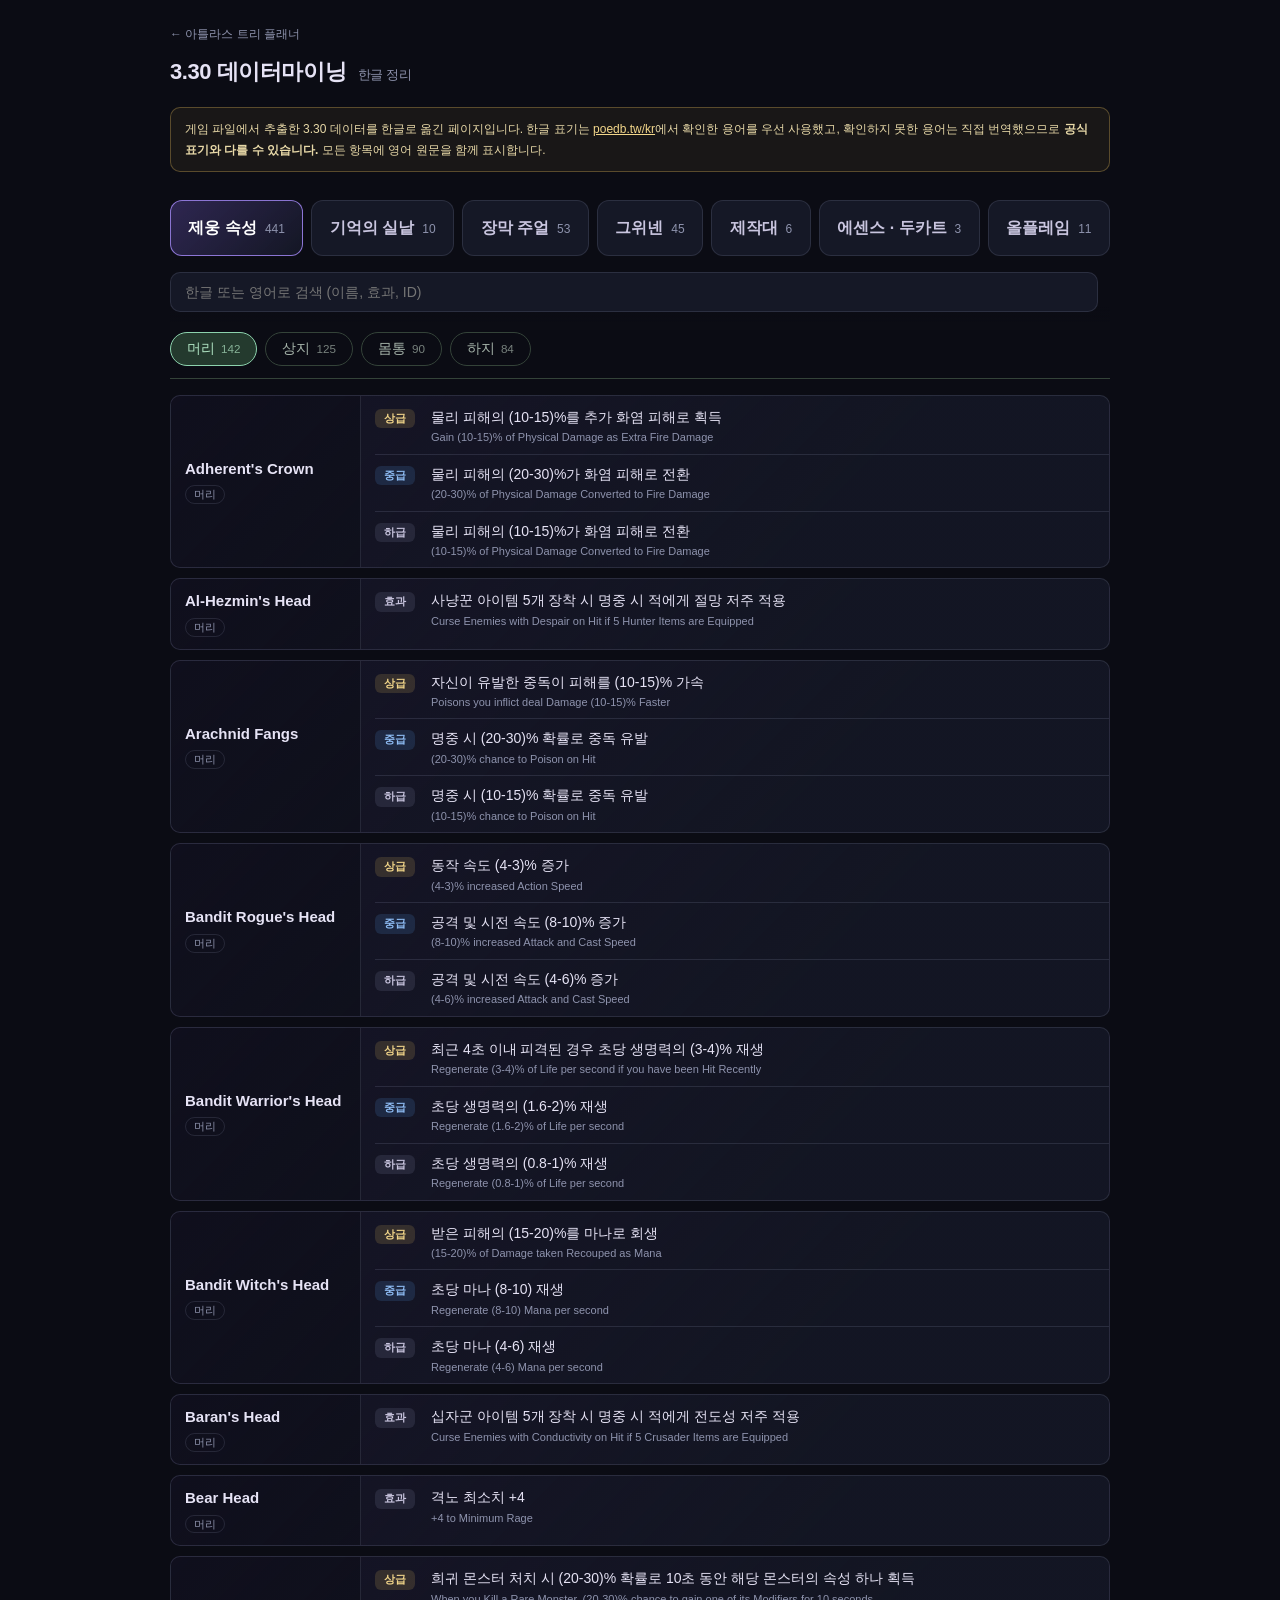
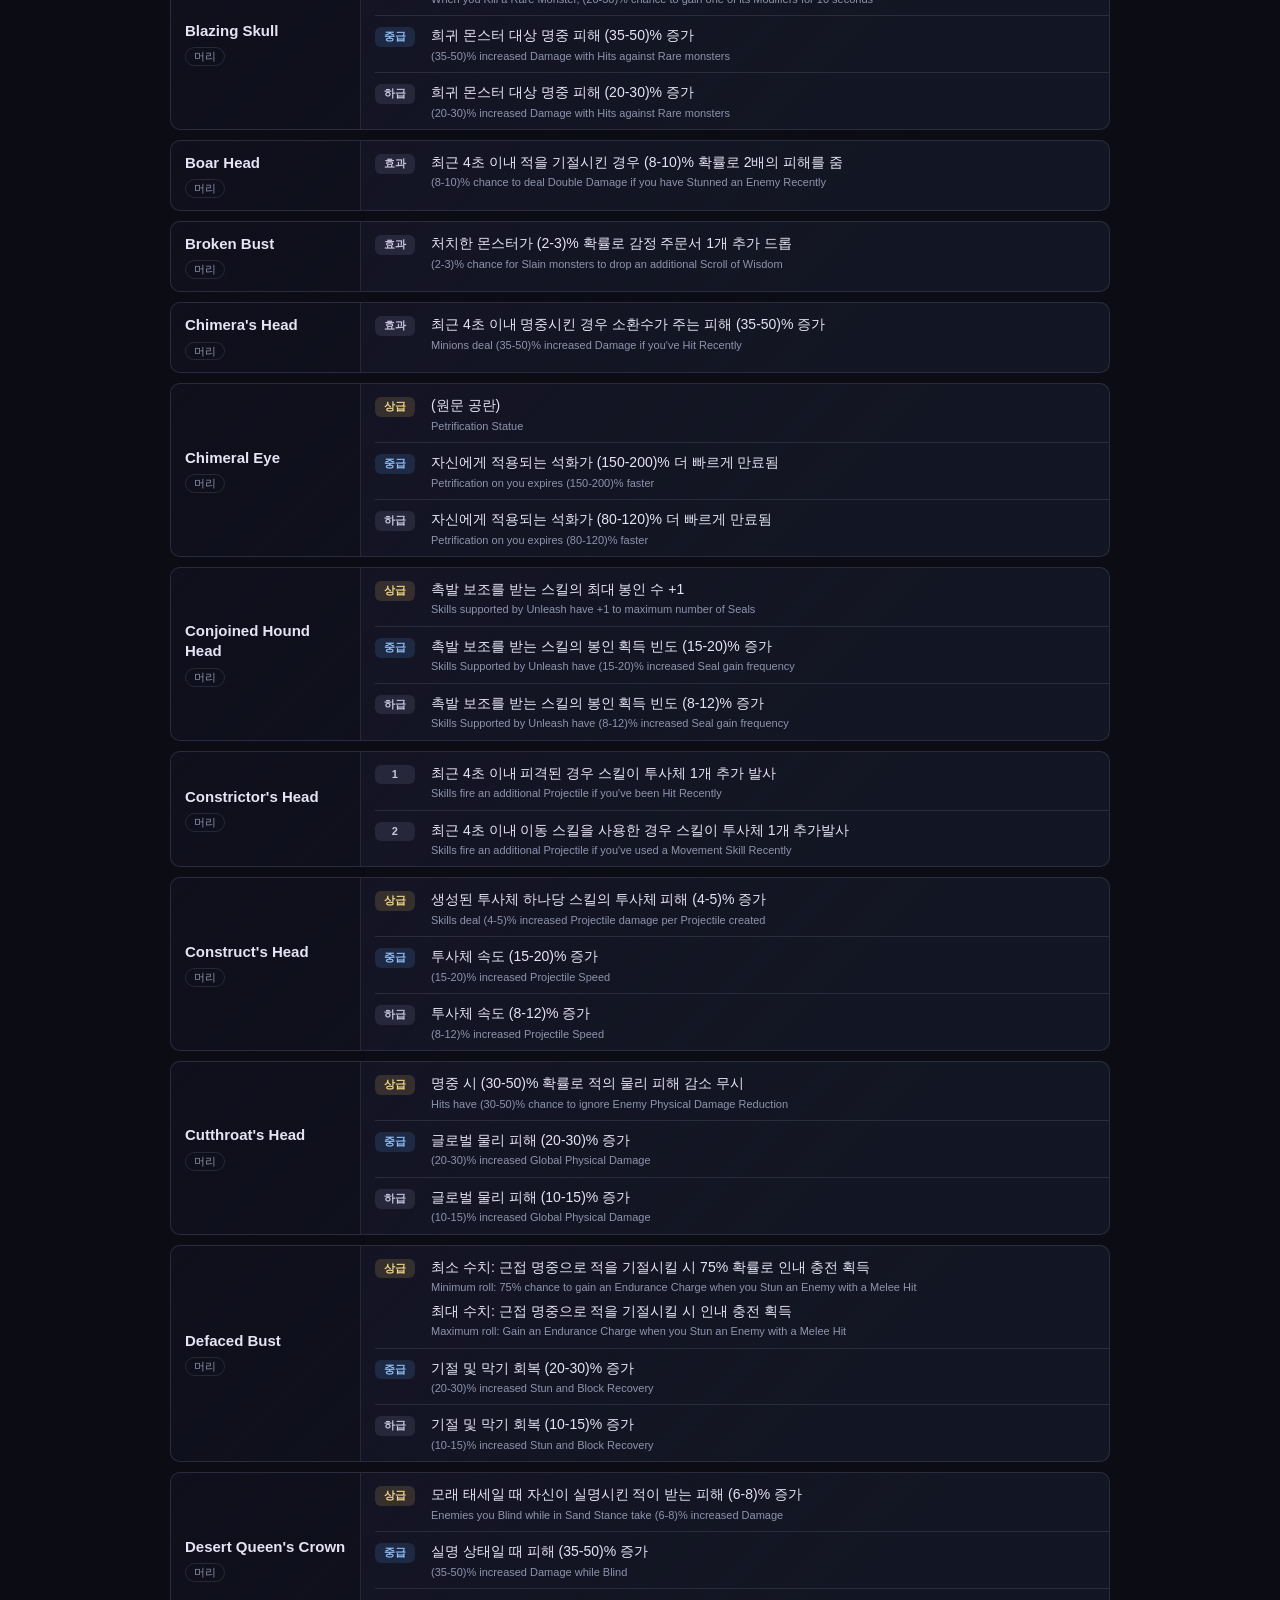
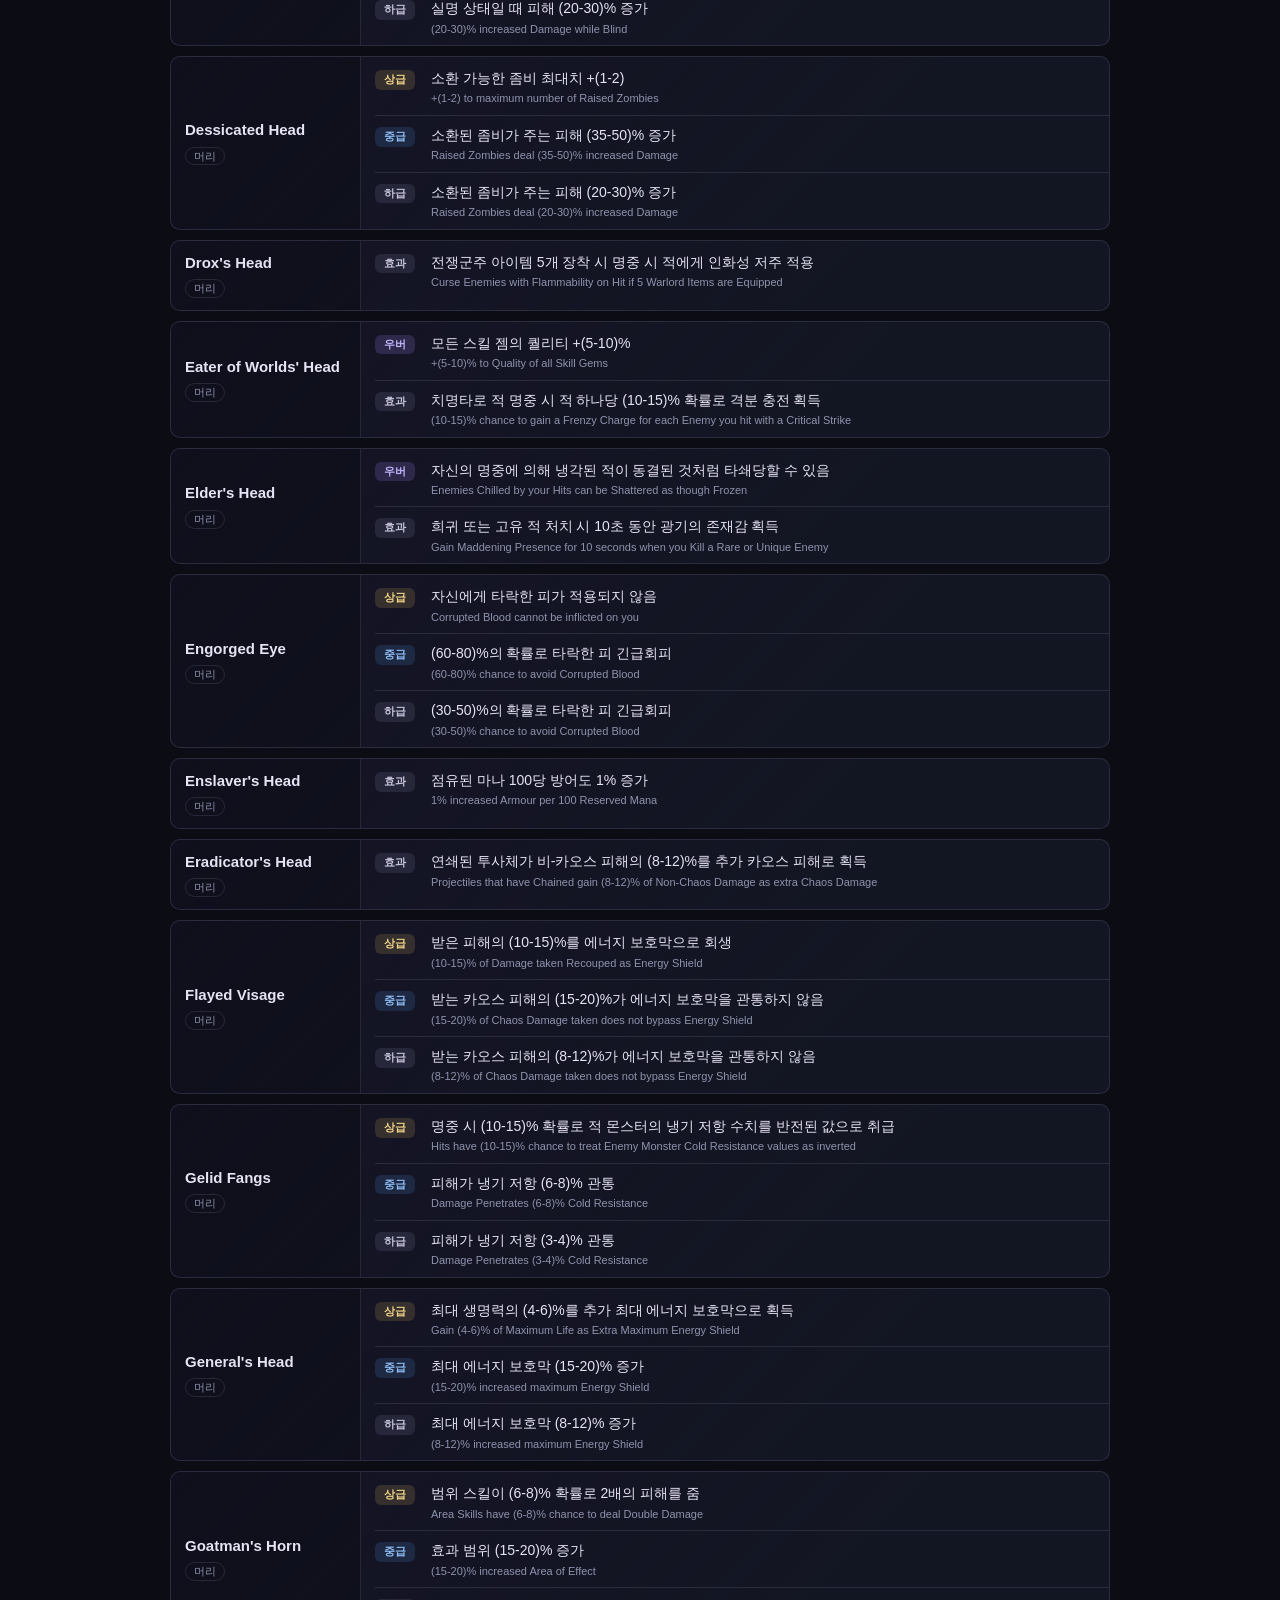
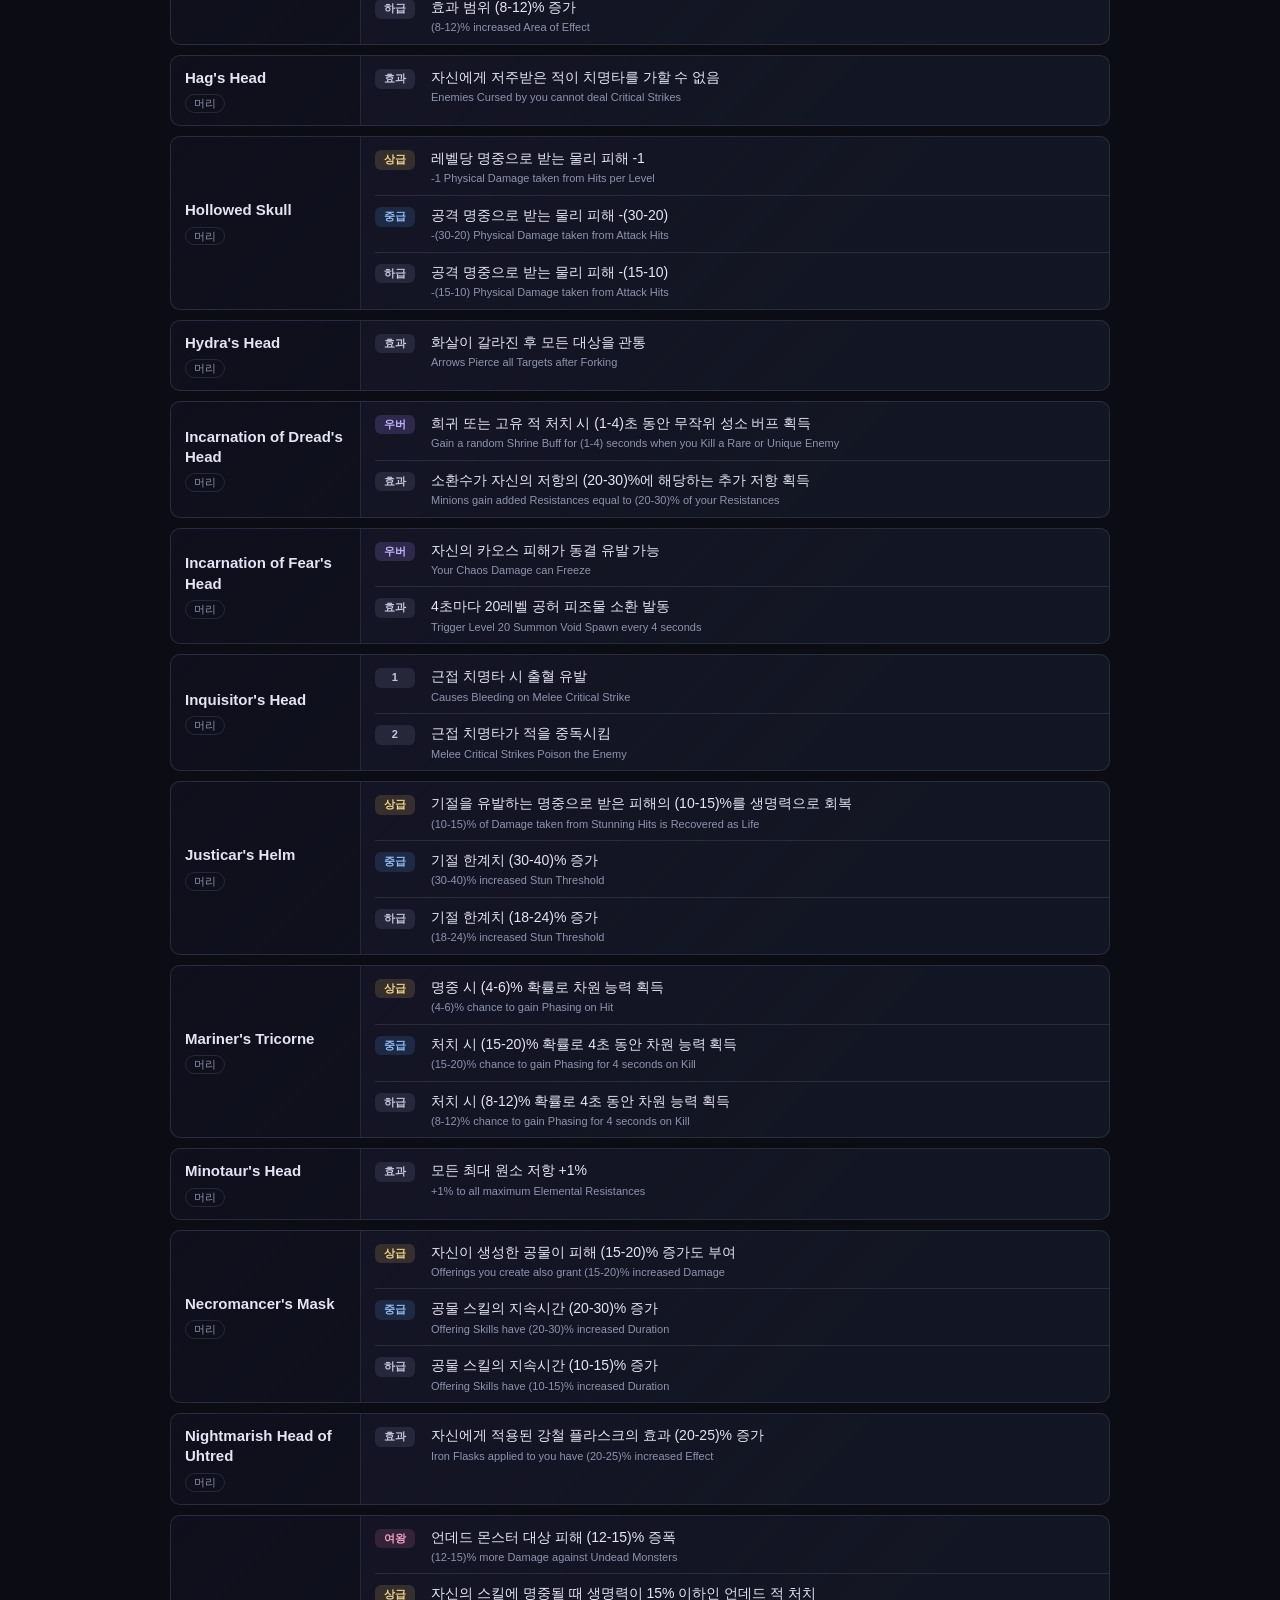
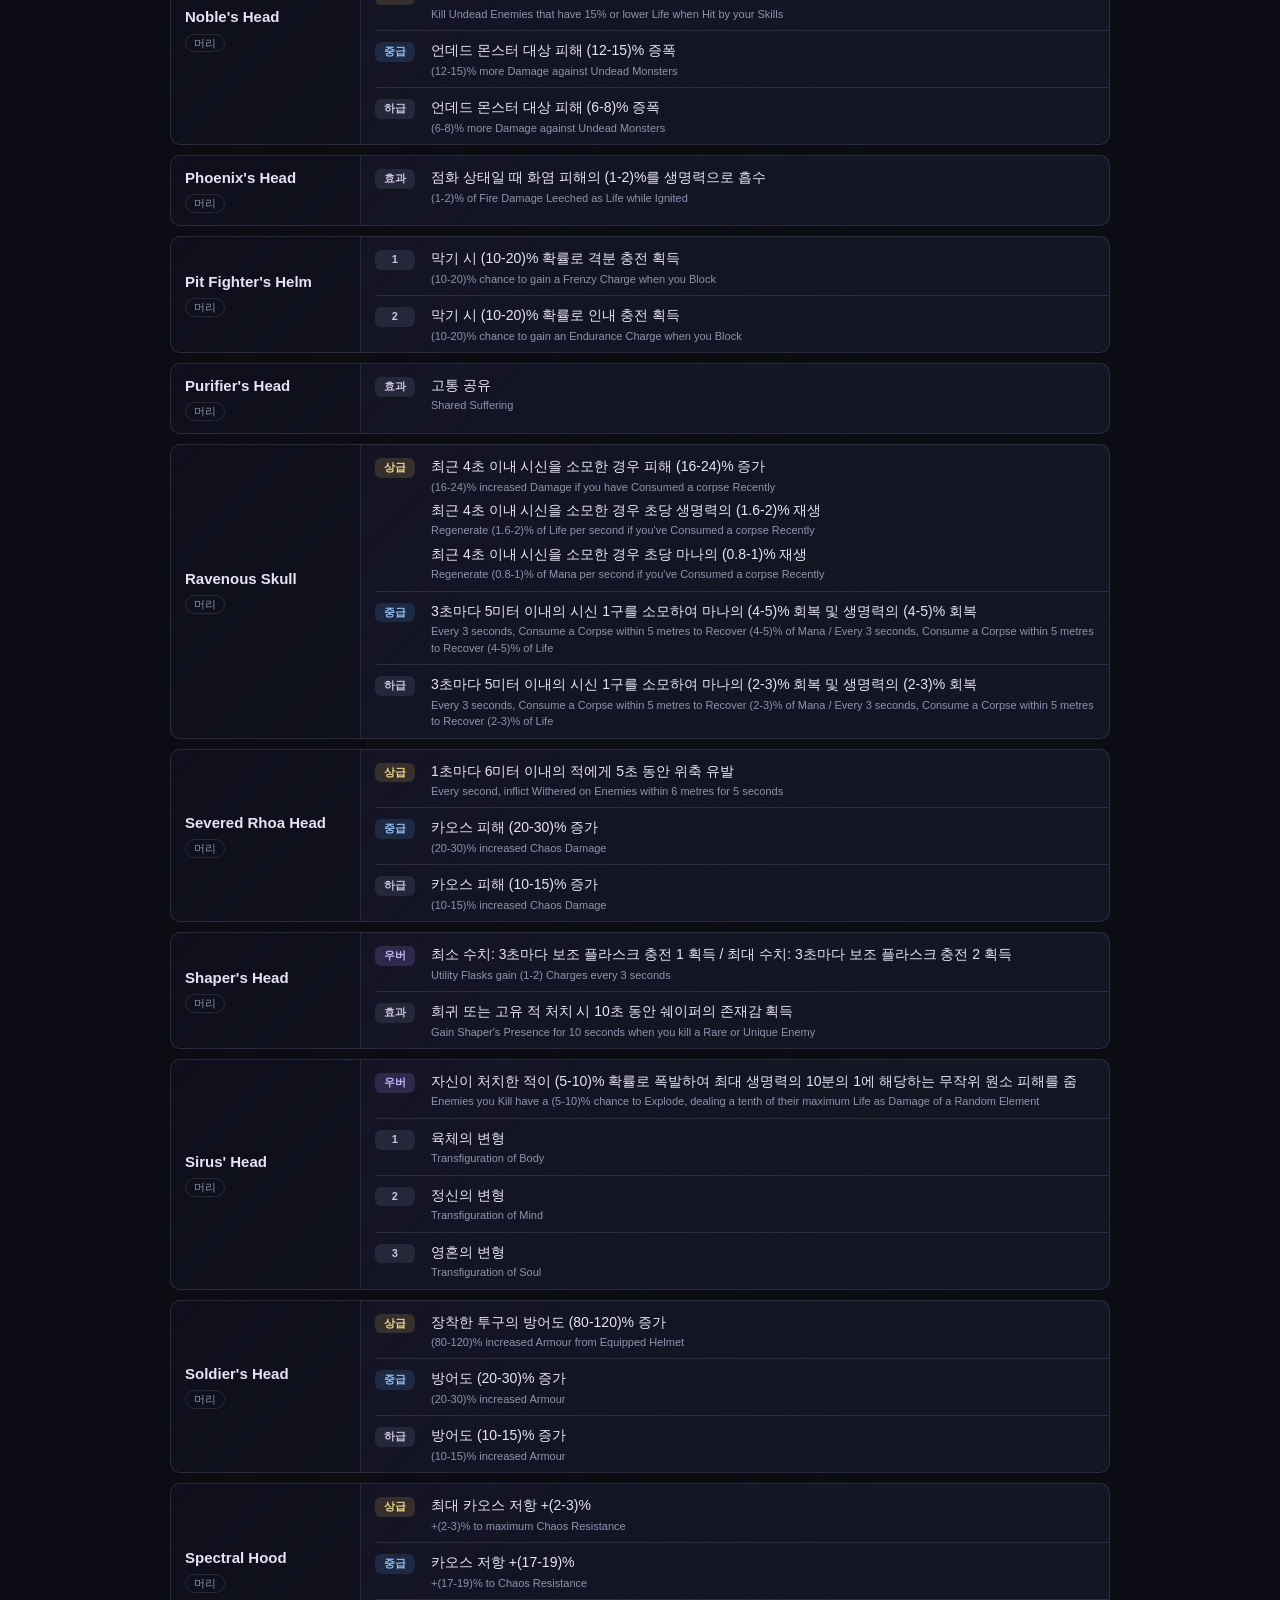
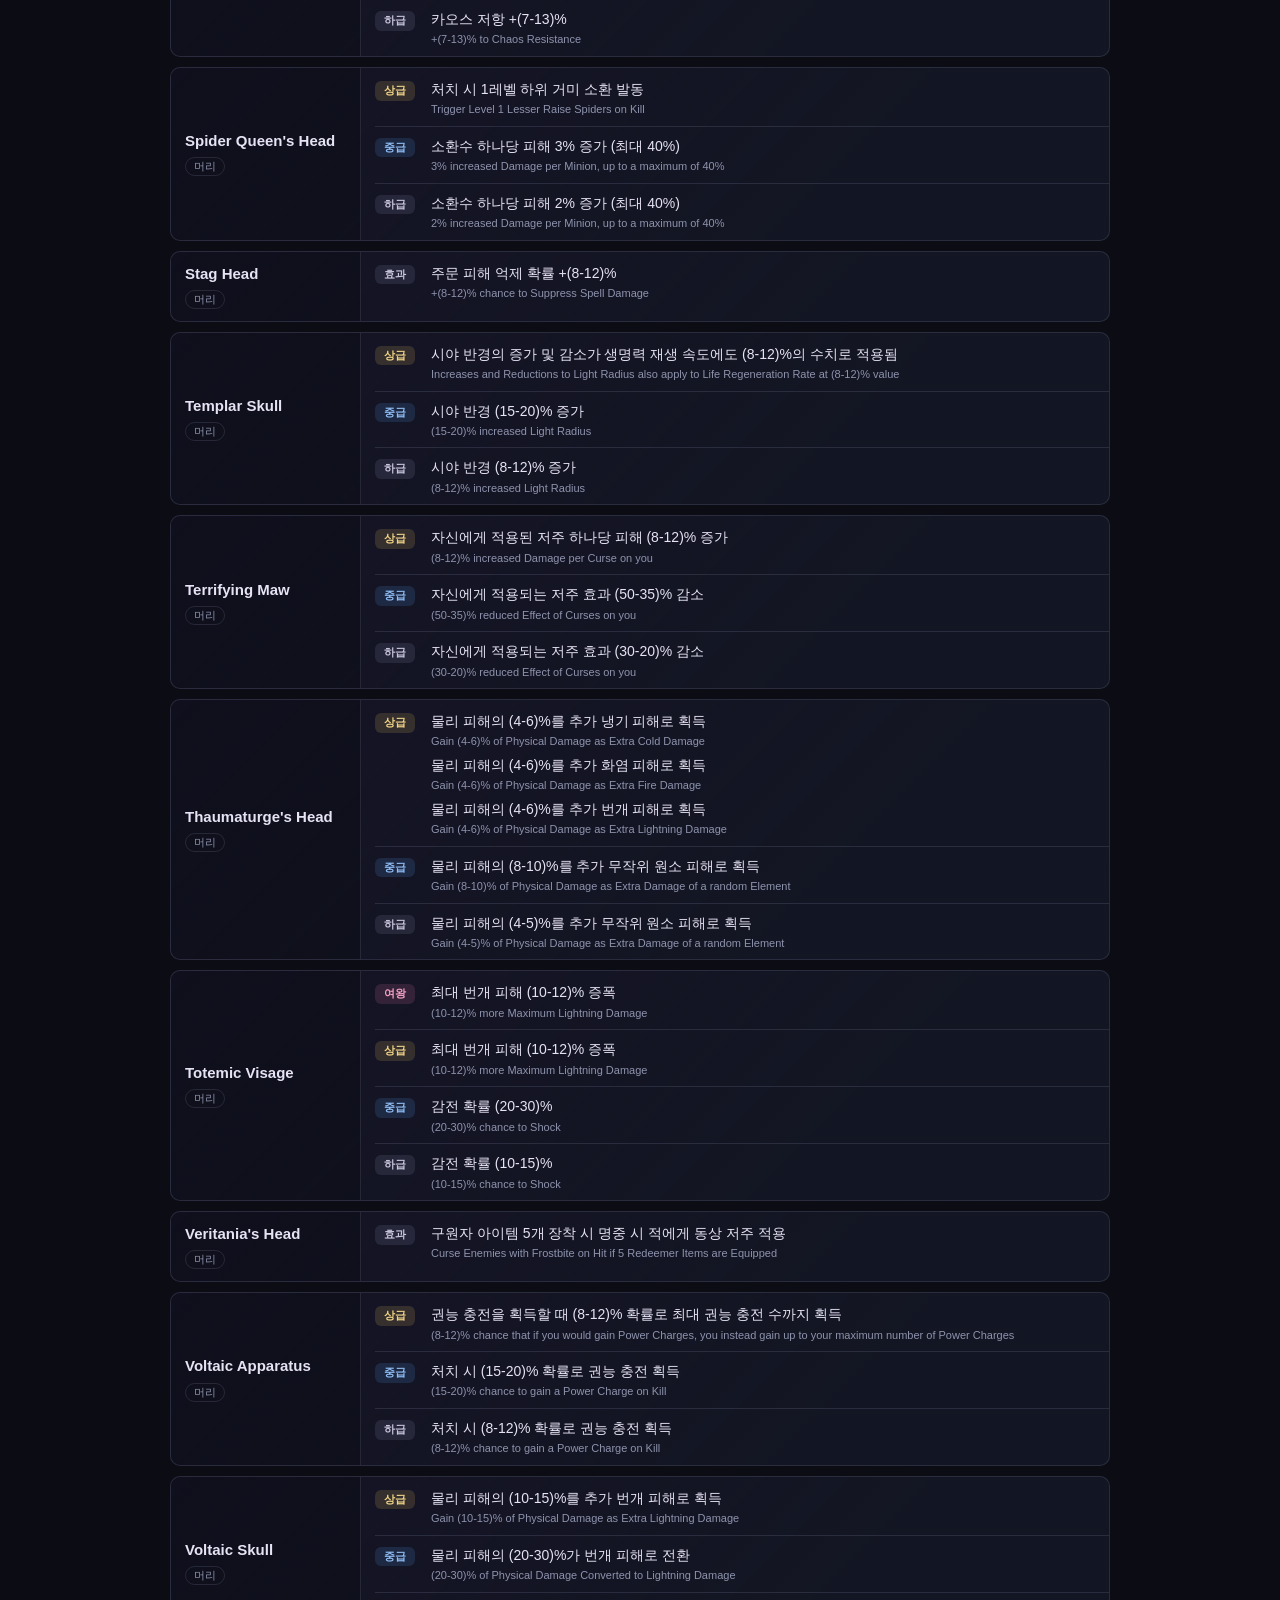
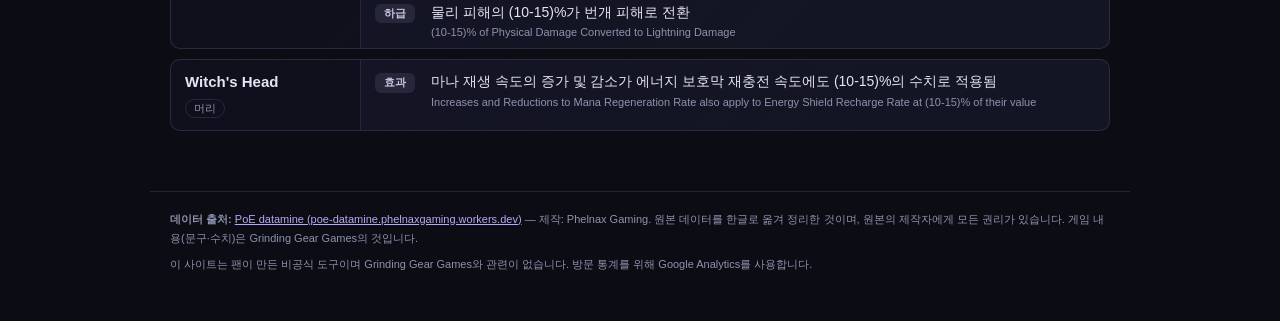
<file: datamine.html>
<!DOCTYPE html>
<html lang="ko">
<head>
<meta charset="UTF-8">
<meta name="viewport" content="width=device-width, initial-scale=1">
<meta name="theme-color" content="#10111a">
<meta name="description" content="패스 오브 엑자일 3.30 데이터마인 한글 정리">
<title>POE Atlas · 3.30 데이터마이닝</title>
<!-- Google tag (gtag.js) -->
<script async src="https://www.googletagmanager.com/gtag/js?id=G-J72460RSQQ"></script>
<script>
  window.dataLayer = window.dataLayer || [];
  function gtag(){dataLayer.push(arguments);}
  gtag('js', new Date());
  gtag('config', 'G-J72460RSQQ');
</script>
<link rel="stylesheet" href="datamine.css?v=19">
</head>
<body>
<header class="dm-header">
  <a href="./" class="dm-back">← 아틀라스 트리 플래너</a>
  <h1>3.30 데이터마이닝 <span>한글 정리</span></h1>
</header>
<main class="dm-main">
  <p class="dm-note">게임 파일에서 추출한 3.30 데이터를 한글로 옮긴 페이지입니다. 한글 표기는 <a href="https://poedb.tw/kr/" target="_blank" rel="noopener">poedb.tw/kr</a>에서 확인한 용어를 우선 사용했고, 확인하지 못한 용어는 직접 번역했으므로 <strong>공식 표기와 다를 수 있습니다.</strong> 모든 항목에 영어 원문을 함께 표시합니다.</p>
  <nav id="dm-nav" class="dm-nav" aria-label="섹션"></nav>
  <form class="dm-search" role="search" onsubmit="return false">
    <input id="dm-q" type="search" placeholder="한글 또는 영어로 검색 (이름, 효과, ID)" autocomplete="off" spellcheck="false">
    <span id="dm-status"></span>
  </form>
  <div id="dm-body"></div>
  <p id="dm-empty" hidden>검색 결과가 없습니다.</p>
</main>
<footer class="dm-footer">
  <p><strong>데이터 출처:</strong> <a href="https://poe-datamine.phelnaxgaming.workers.dev/" target="_blank" rel="noopener">PoE datamine (poe-datamine.phelnaxgaming.workers.dev)</a> — 제작: Phelnax Gaming. 원본 데이터를 한글로 옮겨 정리한 것이며, 원본의 제작자에게 모든 권리가 있습니다. 게임 내용(문구·수치)은 Grinding Gear Games의 것입니다.</p>
  <p>이 사이트는 팬이 만든 비공식 도구이며 Grinding Gear Games와 관련이 없습니다. 방문 통계를 위해 Google Analytics를 사용합니다.</p>
</footer>
<script src="datamine-data.js?v=25"></script>
<script src="datamine.js?v=17"></script>
</body>
</html>
</file>
<file: datamine.css>
:root { --bg:#0b0c14; --panel:#151826; --line:rgba(177,183,218,.14); --text:#e6e3f5; --muted:#8e93ad; --accent:#a78bfa; --gold:#f2c75c; }
* { box-sizing: border-box; }
html { background: var(--bg); }
body { margin: 0; color: var(--text); background: radial-gradient(1200px 500px at 70% -10%, rgba(139,108,240,.12), transparent 60%), var(--bg); font: 14px/1.6 -apple-system, BlinkMacSystemFont, "Segoe UI", "Apple SD Gothic Neo", "Malgun Gothic", sans-serif; }
a { color: #b9a8f5; }
.dm-header { max-width: 980px; margin: 0 auto; padding: 22px 20px 6px; }
.dm-back { display: inline-block; margin-bottom: 10px; font-size: 12px; text-decoration: none; color: var(--muted); }
.dm-back:hover { color: #fff; }
.dm-header h1 { margin: 0; font-size: 22px; letter-spacing: -.02em; }
.dm-header h1 span { margin-left: 6px; color: var(--muted); font-size: 13px; font-weight: 500; }
.dm-main { max-width: 980px; margin: 0 auto; padding: 0 20px 20px; }
.dm-note { margin: 12px 0 16px; padding: 11px 14px; border: 1px solid rgba(242,199,92,.3); border-radius: 10px; background: rgba(242,199,92,.06); color: #e8d9a8; font-size: 12px; line-height: 1.7; }
.dm-note a { color: #f2d68a; }
.dm-search { position: sticky; top: 0; z-index: 5; display: flex; align-items: center; gap: 12px; padding: 10px 0; background: linear-gradient(var(--bg) 75%, transparent); }
.dm-search input { flex: 1; min-width: 0; height: 40px; padding: 0 14px; border: 1px solid var(--line); border-radius: 10px; background: var(--panel); color: var(--text); font-size: 14px; }
.dm-search input:focus { outline: none; border-color: rgba(167,139,250,.6); }
#dm-status { flex: 0 0 auto; color: var(--muted); font-size: 12px; }
.dm-nav { display: flex; flex-wrap: wrap; gap: 6px; margin: 4px 0 8px; }
.dm-nav a { padding: 5px 11px; border: 1px solid var(--line); border-radius: 999px; background: rgba(255,255,255,.02); color: #c9c5df; font-size: 12px; text-decoration: none; }
.dm-nav a:hover { border-color: rgba(167,139,250,.5); color: #fff; }
.dm-nav small { margin-left: 4px; color: var(--muted); }
.dm-sec { padding-top: 26px; scroll-margin-top: 64px; }
.dm-sec h2 { margin: 0 0 2px; font-size: 18px; }
.dm-sec h2 small { margin-left: 8px; color: var(--muted); font-size: 12px; font-weight: 500; }
.dm-group h3 { margin: 18px 0 8px; color: #b9a8f5; font-size: 12px; font-weight: 650; letter-spacing: .04em; }
.dm-group h3 small { margin-left: 6px; color: var(--muted); font-weight: 500; letter-spacing: 0; }
.dm-card { margin: 0 0 10px; padding: 12px 14px; border: 1px solid var(--line); border-radius: 10px; background: linear-gradient(135deg, rgba(139,108,240,.08), rgba(21,24,38,.85) 70%); }
.dm-card h4 { margin: 0 0 6px; font-size: 14px; line-height: 1.4; }
.dm-card h4 code, .dm-id { color: #c9c5df; font-size: 12px; font-weight: 600; word-break: break-all; }
.dm-card h4 small { display: block; margin-top: 1px; color: var(--muted); font-size: 11px; font-weight: 500; }
.dm-line { margin: 0 0 7px; }
.dm-ko { color: var(--text); font-size: 14px; }
.dm-en { display: block; margin-top: 1px; color: var(--muted); font-size: 11px; line-height: 1.5; }
.dm-meta { display: flex; flex-wrap: wrap; gap: 4px 12px; margin: 8px 0 0; padding-top: 8px; border-top: 1px solid var(--line); color: var(--muted); font-size: 11px; }
.dm-meta b { color: #a8a3c4; font-weight: 600; }
.dm-meta code { color: #c9c5df; word-break: break-all; }
#dm-empty { margin: 30px 0; text-align: center; color: var(--muted); }
.dm-footer { max-width: 980px; margin: 30px auto 0; padding: 18px 20px 40px; border-top: 1px solid var(--line); color: var(--muted); font-size: 11px; line-height: 1.8; }
.dm-footer p { margin: 0 0 6px; }
mark { background: rgba(242,199,92,.28); color: inherit; border-radius: 3px; }
@media (max-width: 640px) { .dm-header h1 { font-size: 19px; } .dm-card { padding: 11px 12px; } }
/* 섹션 토글 */
.dm-sec { padding-top: 10px; }
.dm-sec-head { display: flex; align-items: baseline; gap: 8px; width: 100%; padding: 13px 14px; border: 1px solid var(--line); border-radius: 12px; background: var(--panel); color: var(--text); font: inherit; text-align: left; cursor: pointer; }
.dm-sec-head:hover { border-color: rgba(167,139,250,.5); }
.dm-sec.open > .dm-sec-head { border-color: rgba(167,139,250,.45); border-bottom-left-radius: 0; border-bottom-right-radius: 0; }
.dm-caret { width: 14px; color: var(--accent); }
.dm-sec-title { font-size: 16px; font-weight: 700; }
.dm-sec-head small { color: var(--muted); font-size: 12px; }
.dm-sec-count { margin-left: auto; color: var(--muted); font-size: 12px; }
.dm-sec-body { padding: 4px 12px 12px; border: 1px solid rgba(167,139,250,.45); border-top: 0; border-radius: 0 0 12px 12px; }
/* 제웅 카드: 이름 | 등급별 줄 */
.dm-eff { display: grid; grid-template-columns: 190px 1fr; gap: 0 14px; padding: 0; overflow: hidden; }
.dm-eff-name { display: flex; flex-direction: column; align-items: flex-start; justify-content: center; gap: 6px; padding: 12px 14px; border-right: 1px solid var(--line); background: rgba(8,9,16,.35); font-size: 15px; font-weight: 700; line-height: 1.35; }
.dm-slot { padding: 1px 8px; border: 1px solid var(--line); border-radius: 999px; color: var(--muted); font-size: 11px; font-weight: 500; }
.dm-rows { min-width: 0; }
.dm-row { display: grid; grid-template-columns: 46px 1fr; align-items: baseline; gap: 10px; padding: 8px 14px 8px 0; border-top: 1px solid var(--line); }
.dm-row:first-child { border-top: 0; }
.dm-row .dm-line { margin: 0; }
.dm-row .dm-line + .dm-line { margin-top: 4px; }
.dm-tier-name { justify-self: start; min-width: 40px; padding: 1px 0; border-radius: 6px; text-align: center; font-size: 11px; font-weight: 700; letter-spacing: .04em; color: #c9c5df; background: rgba(124,130,153,.18); }
.t-med .dm-tier-name { color: #8fbdf5; background: rgba(90,160,240,.15); }
.t-high .dm-tier-name { color: #f2d68a; background: rgba(242,199,92,.15); }
.t-queen .dm-tier-name { color: #f2a0c4; background: rgba(232,121,168,.15); }
.t-uber .dm-tier-name { color: #c4b5fd; background: rgba(167,139,250,.18); }
.dm-row { margin-left: 0; }
.dm-rows { padding-left: 0; }
.dm-row .dm-tier-name { margin-left: 0; }
.dm-rows .dm-row:first-child { padding-top: 10px; }
@media (max-width: 640px) { .dm-sec-body { padding: 4px 8px 10px; } .dm-eff { grid-template-columns: 1fr; } .dm-eff-name { flex-direction: row; align-items: center; border-right: 0; border-bottom: 1px solid var(--line); } .dm-row { padding-left: 12px; } }
/* 상단 탭 */
.dm-nav { position: sticky; top: 0; z-index: 6; display: flex; gap: 8px; margin: 0; padding: 12px 0 6px; background: var(--bg); }
.dm-nav .dm-tab { flex: 1 1 0; padding: 14px 16px; border: 1px solid var(--line); border-radius: 12px; background: var(--panel); color: #c9c5df; font: inherit; font-size: 17px; font-weight: 700; cursor: pointer; }
.dm-nav .dm-tab small { margin-left: 8px; color: var(--muted); font-size: 12px; font-weight: 500; }
.dm-nav .dm-tab:hover { border-color: rgba(167,139,250,.5); color: #fff; }
.dm-nav .dm-tab.on { border-color: rgba(167,139,250,.8); background: linear-gradient(135deg, rgba(139,108,240,.28), rgba(21,24,38,.9)); color: #fff; }
.dm-search { top: 70px; }
.dm-sec { padding-top: 6px; }
.dm-sec-body { padding: 0; border: 0; }
@media (max-width: 640px) { .dm-nav .dm-tab { padding: 12px 8px; font-size: 15px; } .dm-search { top: 62px; } .dm-nav .dm-tab small { display: block; margin: 0; } }
[hidden] { display: none !important; }
/* 기억의 실낱 */
.dm-thread { padding: 14px 16px; }
.dm-thread h4 { font-size: 16px; }
.dm-intro { margin-bottom: 4px; }
.dm-mods-head { margin: 12px 0 6px; padding-top: 10px; border-top: 1px solid var(--line); }
.dm-mods-head .dm-ko { color: #f2d68a; font-size: 13px; font-weight: 600; }
.dm-mods { display: grid; gap: 6px; }
.dm-mod { padding: 8px 12px; border: 1px solid var(--line); border-left: 3px solid var(--accent); border-radius: 8px; background: rgba(8,9,16,.45); }
.dm-mod .dm-line { margin: 0; }
.dm-foot { margin: 12px 0 0; padding-top: 8px; border-top: 1px dashed var(--line); }
.dm-foot .dm-ko { color: var(--muted); font-size: 12px; }
/* 제목만 있는 목록(그위넨 효과) */
.dm-compact { display: grid; grid-template-columns: 1fr; gap: 8px; align-items: stretch; }
.dm-compact > h3 { grid-column: 1 / -1; }
.dm-compact .dm-card { margin: 0; padding: 10px 14px; }
.dm-compact .dm-card h4 { margin: 0; font-size: 14px; }
.dm-cost { display: inline-flex; align-items: center; gap: 8px; margin-top: 6px; padding: 3px 10px; border: 1px solid rgba(242,199,92,.35); border-radius: 999px; background: rgba(242,199,92,.08); color: #f2d68a; font-size: 12px; }
.dm-cost b { color: #b9a46a; font-weight: 600; }
.dm-costs { display: flex; flex-wrap: wrap; align-items: center; gap: 6px; margin-top: 8px; }
.dm-cost-label { color: var(--muted); font-size: 12px; font-weight: 600; margin-right: 2px; }
.dm-costs .dm-cost { margin-top: 0; }
.dm-nav { flex-wrap: wrap; } .dm-nav .dm-tab { flex: 1 1 auto; padding: 14px 12px; font-size: 16px; white-space: nowrap; }
/* 제작대 요구 재화: 기본 | 부위별 추가 */
.dm-costbox { display: flex; align-items: center; gap: 12px; flex-wrap: wrap; margin-top: 10px; }
.dm-cost-h { margin-bottom: 5px; color: var(--muted); font-size: 11px; font-weight: 600; letter-spacing: .04em; }
.dm-cost-base, .dm-cost-extra { padding: 8px 12px; border: 1px solid var(--line); border-radius: 10px; background: rgba(8,9,16,.45); }
.dm-cost-plus { color: var(--accent); font-size: 20px; font-weight: 700; }
.dm-cost-chip { display: inline-block; padding: 3px 10px; border: 1px solid rgba(242,199,92,.35); border-radius: 999px; background: rgba(242,199,92,.08); color: #f2d68a; font-size: 13px; }
.dm-cost-row { display: flex; align-items: center; gap: 10px; padding: 3px 0; }
.dm-cost-slot { min-width: 78px; color: #c9c5df; font-size: 13px; font-weight: 600; }
.dm-cost-total { padding: 8px 12px; border: 1px solid rgba(167,139,250,.5); border-radius: 10px; background: rgba(139,108,240,.1); }
.dm-cost-total .dm-cost-h { color: #c4b5fd; }
.dm-cost-total .dm-cost-row { gap: 6px; flex-wrap: wrap; }

/* 올플레임 */
.dm-gnote { margin: 0 0 10px; padding: 8px 12px; border: 1px dashed var(--line); border-radius: 8px; color: var(--muted); }
.dm-gnote .dm-ko { color: #c9c5df; font-size: 13px; }
.dm-ember { padding: 14px 16px; }
.dm-ember h4 { font-size: 16px; margin-bottom: 10px; }
.dm-swap { display: flex; flex-wrap: wrap; align-items: center; gap: 8px 10px; }
.dm-swap-n { padding: 5px 12px; border: 1px solid rgba(242,199,92,.4); border-radius: 8px; background: rgba(242,199,92,.1); color: #f2d68a; font-size: 13px; white-space: nowrap; }
.dm-swap-n b { margin-right: 3px; font-size: 18px; }
.dm-swap-arrow { color: var(--accent); font-size: 18px; }
.dm-swap-to { padding: 5px 12px; border: 1px solid rgba(167,139,250,.45); border-radius: 8px; background: rgba(139,108,240,.14); color: #e6dcff; font-size: 14px; font-weight: 600; }
.dm-extra { margin-top: 8px; display: grid; gap: 6px; }
.dm-extra p { margin: 0; padding: 7px 12px; border-left: 3px solid var(--accent); border-radius: 6px; background: rgba(8,9,16,.45); font-size: 13.5px; }
.dm-ember-en { margin: 10px 0 0; padding-top: 8px; border-top: 1px solid var(--line); }

.dm-chips { display: flex; flex-wrap: wrap; gap: 6px; margin-top: 8px; }
.dm-chip { padding: 2px 9px; border: 1px solid var(--rule, #344339); border-radius: 999px; color: #a6b4aa; font-size: 12px; }

.dm-subnav { display: flex; flex-wrap: wrap; gap: 8px; margin: 4px 0 16px; padding-bottom: 12px; border-bottom: 1px solid #344339; }
.dm-subtab { padding: 7px 16px; border: 1px solid #344339; border-radius: 999px; background: transparent; color: #a6b4aa; font-size: 14px; cursor: pointer; }
.dm-subtab small { margin-left: 6px; opacity: .7; }
.dm-subtab:hover { color: #e5ebe6; }
.dm-subtab.on { background: #243a2e; border-color: #8cd2ad; color: #b0e4c3; }
</file>
